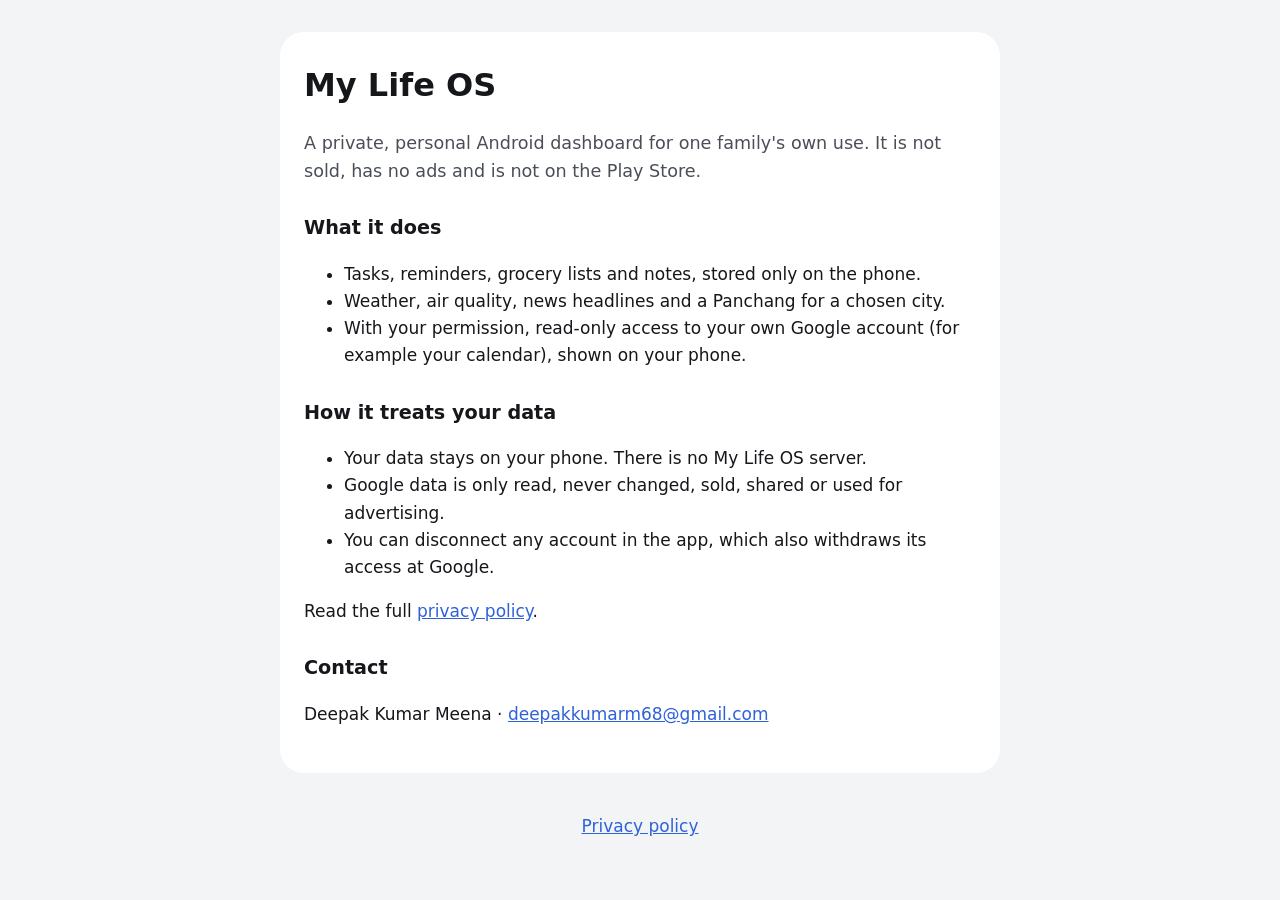
<file: index.html>
<!doctype html>
<html lang="en">
<head>
  <meta charset="utf-8">
  <meta name="viewport" content="width=device-width, initial-scale=1">
  <title>My Life OS</title>
  <meta name="description" content="My Life OS is a private, personal Android dashboard app.">
  <link rel="stylesheet" href="style.css">
</head>
<body>
  <main>
    <h1>My Life OS</h1>
    <p class="lead">A private, personal Android dashboard for one family's own use. It is not sold, has no ads and is not on the Play Store.</p>

    <h2>What it does</h2>
    <ul>
      <li>Tasks, reminders, grocery lists and notes, stored only on the phone.</li>
      <li>Weather, air quality, news headlines and a Panchang for a chosen city.</li>
      <li>With your permission, read-only access to your own Google account (for example your calendar), shown on your phone.</li>
    </ul>

    <h2>How it treats your data</h2>
    <ul>
      <li>Your data stays on your phone. There is no My Life OS server.</li>
      <li>Google data is only read, never changed, sold, shared or used for advertising.</li>
      <li>You can disconnect any account in the app, which also withdraws its access at Google.</li>
    </ul>
    <p>Read the full <a href="privacy.html">privacy policy</a>.</p>

    <h2>Contact</h2>
    <p>Deepak Kumar Meena · <a href="mailto:deepakkumarm68@gmail.com">deepakkumarm68@gmail.com</a></p>
  </main>
  <footer>
    <a href="privacy.html">Privacy policy</a>
  </footer>
</body>
</html>
</file>
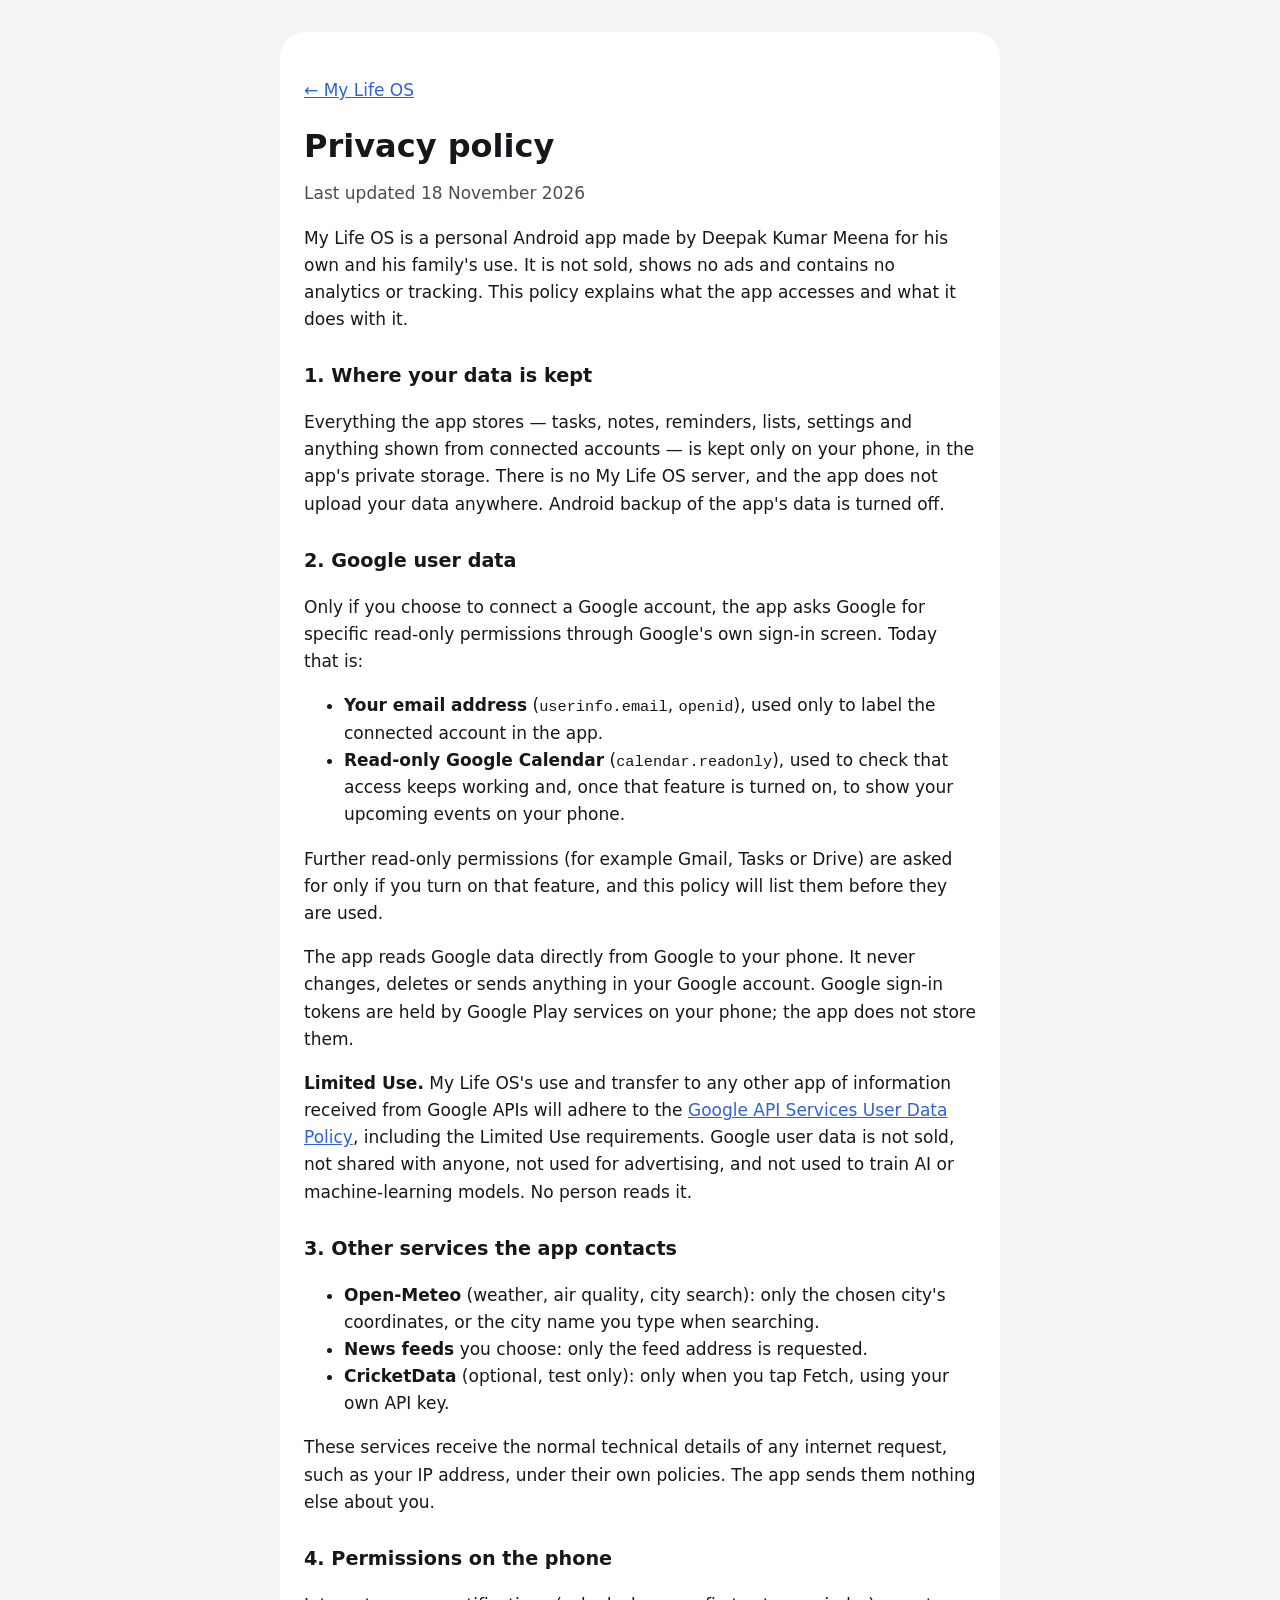
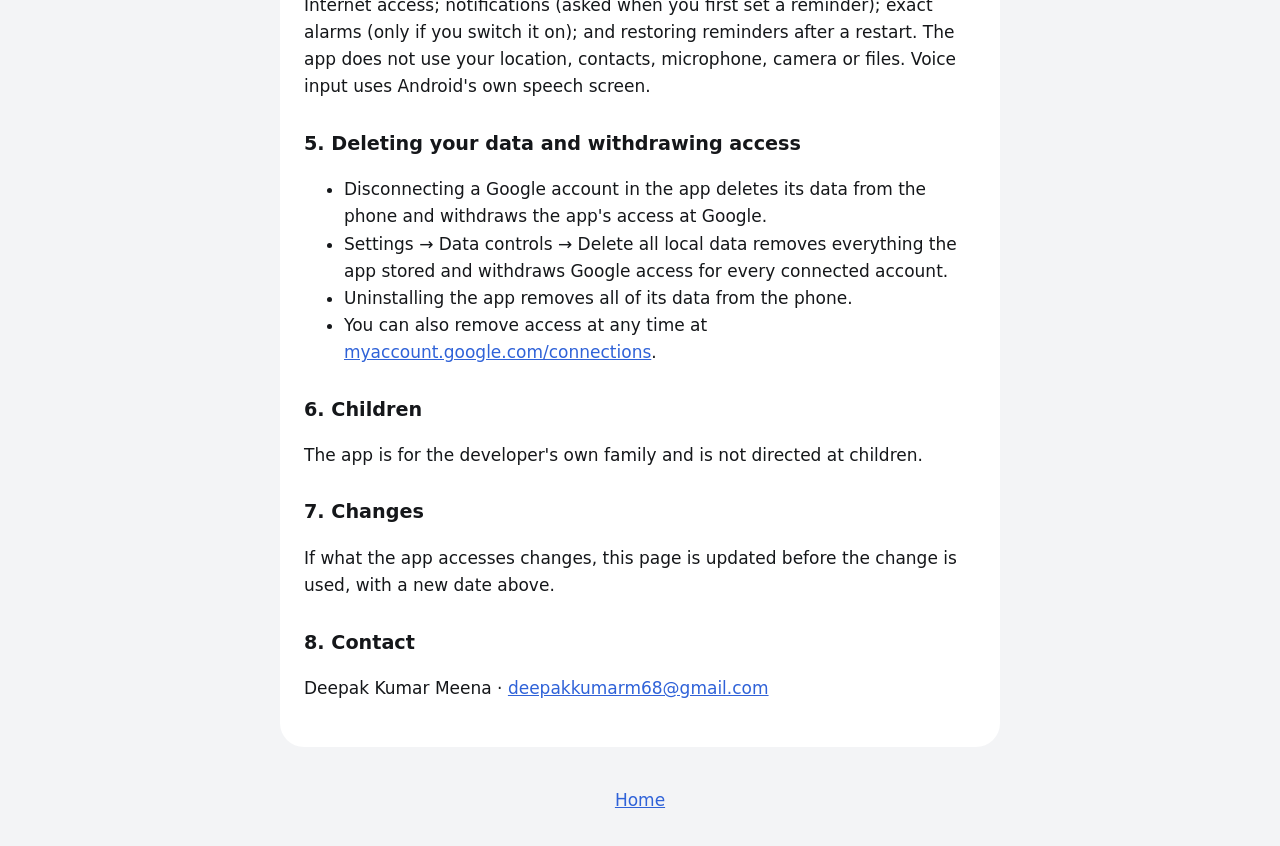
<file: privacy.html>
<!doctype html>
<html lang="en">
<head>
  <meta charset="utf-8">
  <meta name="viewport" content="width=device-width, initial-scale=1">
  <title>My Life OS · Privacy policy</title>
  <meta name="description" content="How the My Life OS Android app handles your data.">
  <link rel="stylesheet" href="style.css">
</head>
<body>
  <main>
    <p><a href="index.html">← My Life OS</a></p>
    <h1>Privacy policy</h1>
    <p class="meta">Last updated 18 November 2026</p>

    <p>My Life OS is a personal Android app made by Deepak Kumar Meena for his own and his family's use. It is not sold, shows no ads and contains no analytics or tracking. This policy explains what the app accesses and what it does with it.</p>

    <h2>1. Where your data is kept</h2>
    <p>Everything the app stores — tasks, notes, reminders, lists, settings and anything shown from connected accounts — is kept only on your phone, in the app's private storage. There is no My Life OS server, and the app does not upload your data anywhere. Android backup of the app's data is turned off.</p>

    <h2>2. Google user data</h2>
    <p>Only if you choose to connect a Google account, the app asks Google for specific read-only permissions through Google's own sign-in screen. Today that is:</p>
    <ul>
      <li><strong>Your email address</strong> (<code>userinfo.email</code>, <code>openid</code>), used only to label the connected account in the app.</li>
      <li><strong>Read-only Google Calendar</strong> (<code>calendar.readonly</code>), used to check that access keeps working and, once that feature is turned on, to show your upcoming events on your phone.</li>
    </ul>
    <p>Further read-only permissions (for example Gmail, Tasks or Drive) are asked for only if you turn on that feature, and this policy will list them before they are used.</p>
    <p>The app reads Google data directly from Google to your phone. It never changes, deletes or sends anything in your Google account. Google sign-in tokens are held by Google Play services on your phone; the app does not store them.</p>
    <p><strong>Limited Use.</strong> My Life OS's use and transfer to any other app of information received from Google APIs will adhere to the <a href="https://developers.google.com/terms/api-services-user-data-policy">Google API Services User Data Policy</a>, including the Limited Use requirements. Google user data is not sold, not shared with anyone, not used for advertising, and not used to train AI or machine-learning models. No person reads it.</p>

    <h2>3. Other services the app contacts</h2>
    <ul>
      <li><strong>Open-Meteo</strong> (weather, air quality, city search): only the chosen city's coordinates, or the city name you type when searching.</li>
      <li><strong>News feeds</strong> you choose: only the feed address is requested.</li>
      <li><strong>CricketData</strong> (optional, test only): only when you tap Fetch, using your own API key.</li>
    </ul>
    <p>These services receive the normal technical details of any internet request, such as your IP address, under their own policies. The app sends them nothing else about you.</p>

    <h2>4. Permissions on the phone</h2>
    <p>Internet access; notifications (asked when you first set a reminder); exact alarms (only if you switch it on); and restoring reminders after a restart. The app does not use your location, contacts, microphone, camera or files. Voice input uses Android's own speech screen.</p>

    <h2>5. Deleting your data and withdrawing access</h2>
    <ul>
      <li>Disconnecting a Google account in the app deletes its data from the phone and withdraws the app's access at Google.</li>
      <li>Settings → Data controls → Delete all local data removes everything the app stored and withdraws Google access for every connected account.</li>
      <li>Uninstalling the app removes all of its data from the phone.</li>
      <li>You can also remove access at any time at <a href="https://myaccount.google.com/connections">myaccount.google.com/connections</a>.</li>
    </ul>

    <h2>6. Children</h2>
    <p>The app is for the developer's own family and is not directed at children.</p>

    <h2>7. Changes</h2>
    <p>If what the app accesses changes, this page is updated before the change is used, with a new date above.</p>

    <h2>8. Contact</h2>
    <p>Deepak Kumar Meena · <a href="mailto:deepakkumarm68@gmail.com">deepakkumarm68@gmail.com</a></p>
  </main>
  <footer>
    <a href="index.html">Home</a>
  </footer>
</body>
</html>
</file>
<file: style.css>
:root {
  color-scheme: light dark;
  --bg: #f3f4f6;
  --card: #ffffff;
  --text: #15171a;
  --muted: #4a4f57;
  --accent: #2f62d8;
}
@media (prefers-color-scheme: dark) {
  :root {
    --bg: #050506;
    --card: #17181b;
    --text: #e6e7ea;
    --muted: #c3c7ce;
    --accent: #b3c6ff;
  }
}
* { box-sizing: border-box; }
body {
  margin: 0;
  background: var(--bg);
  color: var(--text);
  font: 17px/1.6 system-ui, -apple-system, "Segoe UI", Roboto, sans-serif;
}
main {
  max-width: 720px;
  margin: 32px auto;
  padding: 28px 24px;
  background: var(--card);
  border-radius: 24px;
}
@media (max-width: 760px) {
  main { margin: 16px; padding: 20px 16px; }
}
h1 { font-size: 2rem; margin: 0 0 8px; }
h2 { font-size: 1.2rem; margin: 28px 0 8px; }
.lead { font-size: 1.1rem; color: var(--muted); }
.meta { color: var(--muted); margin-top: 0; }
a { color: var(--accent); }
code { font-size: 0.9em; }
footer { text-align: center; padding: 8px 16px 32px; color: var(--muted); }
</file>
